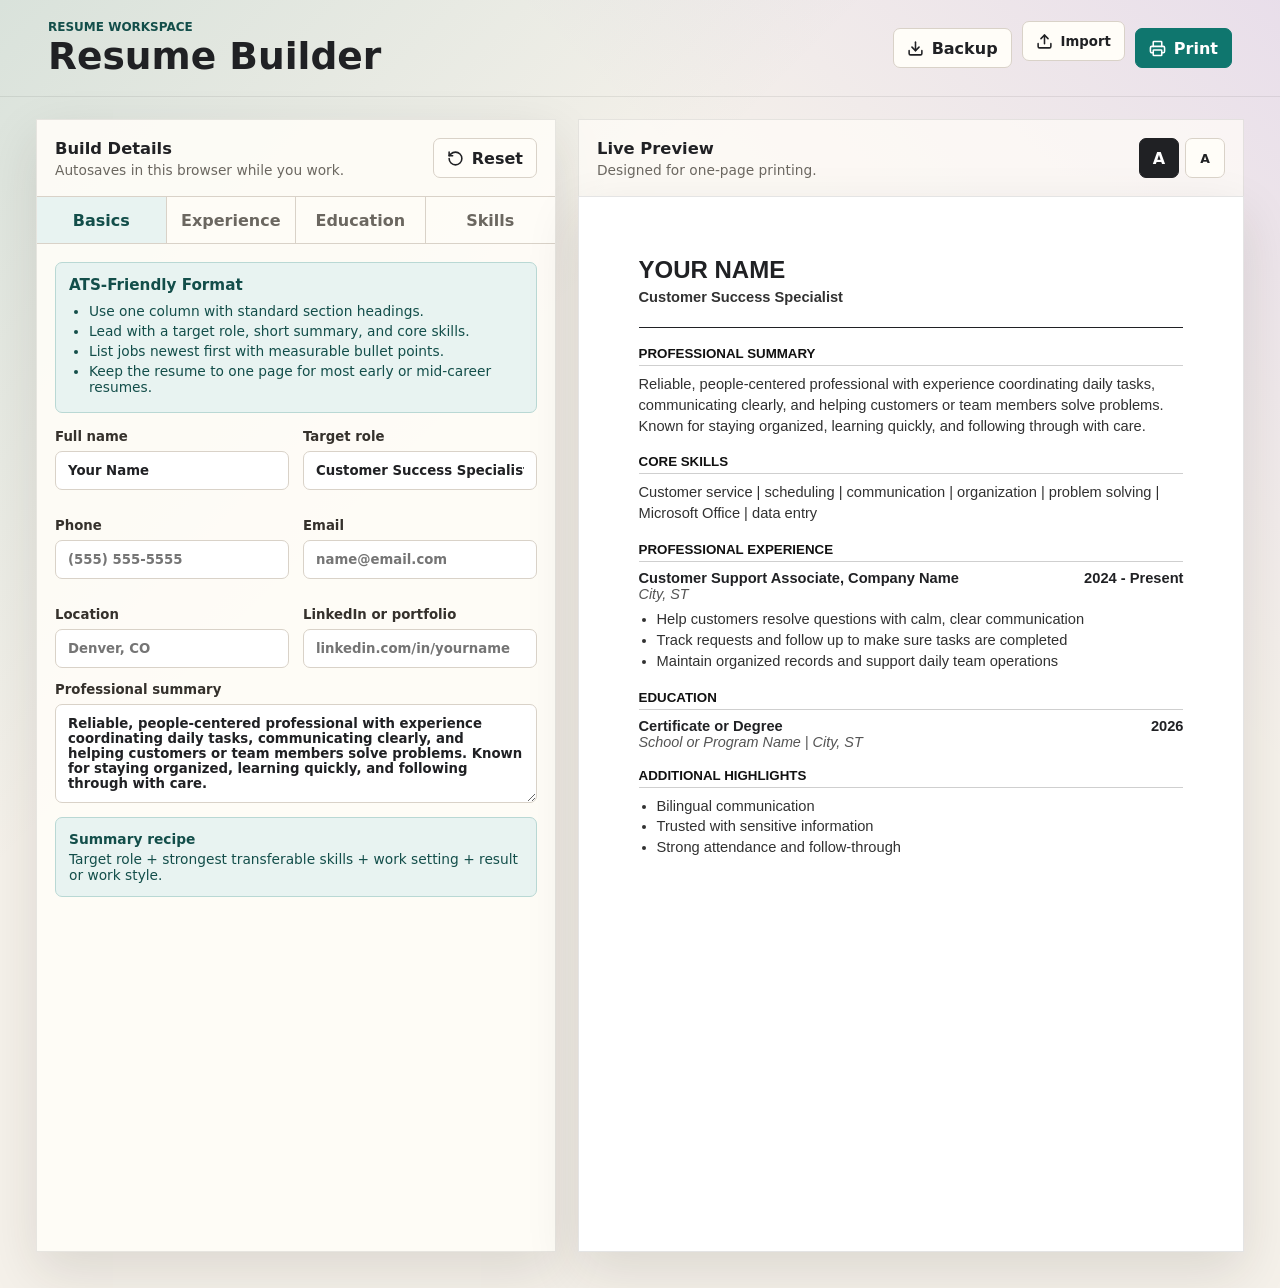
<file: index.html>
<!doctype html>
<html lang="en">
  <head>
    <meta charset="utf-8">
    <meta name="viewport" content="width=device-width, initial-scale=1">
    <meta http-equiv="refresh" content="0; url=resume-builder-app/">
    <title>Resume Builder</title>
  </head>
  <body>
    <p><a href="resume-builder-app/">Open Resume Builder</a></p>
  </body>
</html>
</file>
<file: resume-builder-app/styles.css>
:root {
  color-scheme: light;
  --bg: #f5f1ea;
  --surface: #fffdf8;
  --ink: #202124;
  --muted: #6b6760;
  --line: #d9d2c8;
  --accent: #0f766e;
  --accent-2: #7c3aed;
  --accent-dark: #134e4a;
  --soft: #e8f3f1;
  --warn: #a16207;
  --shadow: 0 20px 50px rgba(40, 35, 28, 0.12);
  font-family: Inter, ui-sans-serif, system-ui, -apple-system, BlinkMacSystemFont, "Segoe UI", sans-serif;
}

* {
  box-sizing: border-box;
}

body {
  margin: 0;
  min-height: 100vh;
  background:
    linear-gradient(135deg, rgba(15, 118, 110, 0.12), transparent 34%),
    linear-gradient(225deg, rgba(124, 58, 237, 0.1), transparent 30%),
    var(--bg);
  color: var(--ink);
}

button,
input,
textarea {
  font: inherit;
}

button {
  cursor: pointer;
}

.app-header {
  min-height: 92px;
  display: flex;
  align-items: center;
  justify-content: space-between;
  gap: 24px;
  padding: 20px clamp(18px, 4vw, 48px);
  border-bottom: 1px solid rgba(32, 33, 36, 0.09);
}

.eyebrow {
  margin: 0 0 3px;
  color: var(--accent-dark);
  font-size: 0.75rem;
  font-weight: 800;
  letter-spacing: 0;
  text-transform: uppercase;
}

h1,
h2,
h3,
p {
  margin-top: 0;
}

h1 {
  margin-bottom: 0;
  font-size: clamp(1.6rem, 3vw, 2.35rem);
  line-height: 1.05;
}

h2 {
  margin-bottom: 4px;
  font-size: 1.02rem;
}

h3 {
  margin-bottom: 4px;
  font-size: 0.95rem;
}

.app-shell {
  display: grid;
  grid-template-columns: minmax(360px, 520px) minmax(460px, 1fr);
  gap: 22px;
  padding: 22px clamp(14px, 3vw, 36px) 36px;
}

.editor-panel,
.preview-panel {
  min-width: 0;
}

.editor-panel {
  background: rgba(255, 253, 248, 0.9);
  border: 1px solid rgba(32, 33, 36, 0.1);
  box-shadow: var(--shadow);
}

.panel-toolbar,
.preview-toolbar {
  display: flex;
  align-items: center;
  justify-content: space-between;
  gap: 16px;
  padding: 18px;
  border-bottom: 1px solid var(--line);
}

.panel-toolbar p,
.preview-toolbar p,
.section-heading p {
  margin-bottom: 0;
  color: var(--muted);
  font-size: 0.86rem;
}

.header-actions,
.section-heading,
.item-actions {
  display: flex;
  align-items: center;
  gap: 10px;
}

.header-actions {
  flex-wrap: wrap;
  justify-content: flex-end;
}

.icon-button,
.ghost-button,
.small-button,
.density {
  min-height: 40px;
  border: 1px solid var(--line);
  background: var(--surface);
  color: var(--ink);
  display: inline-flex;
  align-items: center;
  justify-content: center;
  gap: 8px;
  padding: 0 13px;
  border-radius: 7px;
  font-weight: 750;
}

.icon-button svg,
.ghost-button svg,
.small-button svg {
  width: 17px;
  height: 17px;
  stroke-width: 2.2;
}

.primary {
  background: var(--accent);
  border-color: var(--accent);
  color: white;
}

.file-button input {
  display: none;
}

.tabs {
  display: grid;
  grid-template-columns: repeat(4, 1fr);
  border-bottom: 1px solid var(--line);
}

.tab {
  min-height: 46px;
  border: 0;
  border-right: 1px solid var(--line);
  background: rgba(255, 253, 248, 0.66);
  color: var(--muted);
  font-weight: 800;
}

.tab:last-child {
  border-right: 0;
}

.tab.active {
  background: var(--soft);
  color: var(--accent-dark);
}

form {
  padding: 18px;
}

.form-section {
  display: none;
}

.form-section.active {
  display: block;
}

.field-grid {
  display: grid;
  gap: 14px;
}

.field-grid.two {
  grid-template-columns: repeat(2, minmax(0, 1fr));
}

label {
  display: grid;
  gap: 7px;
  margin-bottom: 14px;
  color: #35312c;
  font-size: 0.83rem;
  font-weight: 800;
}

input,
textarea {
  width: 100%;
  border: 1px solid var(--line);
  border-radius: 7px;
  background: #fff;
  color: var(--ink);
  padding: 11px 12px;
  outline: 0;
}

textarea {
  resize: vertical;
  min-height: 92px;
}

input:focus,
textarea:focus,
button:focus-visible {
  border-color: var(--accent);
  box-shadow: 0 0 0 3px rgba(15, 118, 110, 0.18);
}

.coach-strip,
.keyword-box,
.format-guide,
.format-score {
  border: 1px solid #b9d8d4;
  background: var(--soft);
  padding: 13px;
  border-radius: 7px;
  color: var(--accent-dark);
  font-size: 0.86rem;
}

.coach-strip {
  display: grid;
  gap: 4px;
}

.spacing-top {
  margin-top: 14px;
}

.format-guide {
  margin-bottom: 16px;
}

.format-guide ul {
  margin: 9px 0 0;
  padding-left: 20px;
}

.format-guide li {
  margin: 4px 0;
}

.section-heading {
  justify-content: space-between;
  margin-bottom: 14px;
}

.dynamic-list {
  display: grid;
  gap: 14px;
}

.entry-card {
  border: 1px solid var(--line);
  background: #fff;
  border-radius: 8px;
  padding: 14px;
}

.entry-card .card-header {
  display: flex;
  align-items: center;
  justify-content: space-between;
  gap: 12px;
  margin-bottom: 12px;
}

.entry-card .card-title {
  margin: 0;
  font-size: 0.9rem;
  font-weight: 850;
}

.remove-button {
  width: 36px;
  height: 36px;
  border: 1px solid #e3c6c6;
  border-radius: 7px;
  background: #fff5f5;
  color: #991b1b;
  display: inline-flex;
  align-items: center;
  justify-content: center;
}

.remove-button svg {
  width: 16px;
}

.format-results,
.keyword-results {
  display: flex;
  flex-wrap: wrap;
  gap: 8px;
  margin-top: 12px;
}

.keyword-chip,
.format-chip {
  border: 1px solid var(--line);
  background: #fff;
  border-radius: 999px;
  padding: 6px 9px;
  font-size: 0.8rem;
  color: var(--muted);
}

.keyword-chip.present,
.format-chip.good {
  border-color: #99c9c3;
  color: var(--accent-dark);
  background: #f5fffd;
}

.keyword-chip.missing,
.format-chip.warn {
  border-color: #e7c987;
  color: var(--warn);
  background: #fff9eb;
}

.preview-panel {
  position: sticky;
  top: 16px;
  align-self: start;
}

.preview-toolbar {
  background: rgba(255, 253, 248, 0.72);
  border: 1px solid rgba(32, 33, 36, 0.1);
  border-bottom: 0;
}

.density-control {
  display: flex;
  gap: 6px;
}

.density {
  width: 40px;
  padding: 0;
}

.density[data-density="compact"] {
  font-size: 0.78rem;
}

.density.active {
  background: var(--ink);
  border-color: var(--ink);
  color: white;
}

.resume-page {
  max-width: 8.5in;
  min-height: 11in;
  margin: 0 auto;
  padding: 0.62in;
  background: white;
  border: 1px solid rgba(32, 33, 36, 0.12);
  box-shadow: var(--shadow);
  font-family: Arial, Calibri, sans-serif;
  font-size: 11pt;
}

.resume-page.compact {
  padding: 0.46in;
  font-size: 0.91rem;
}

.resume-head {
  padding-bottom: 10px;
  border-bottom: 1.5px solid var(--ink);
}

.resume-name {
  margin: 0;
  font-size: 18pt;
  line-height: 1.05;
  text-transform: uppercase;
}

.resume-role {
  margin: 5px 0 9px;
  color: var(--accent-dark);
  font-weight: 850;
}

.contact-line,
.resume-page p,
.resume-page li {
  color: #313131;
  line-height: 1.42;
}

.contact-line {
  display: flex;
  flex-wrap: wrap;
  gap: 6px 11px;
  font-size: 10pt;
}

.resume-section {
  margin-top: 18px;
}

.resume-section h3 {
  margin: 0 0 8px;
  padding-bottom: 4px;
  border-bottom: 1px solid #cfcfcf;
  color: #111;
  font-size: 10pt;
  letter-spacing: 0;
  text-transform: uppercase;
}

.resume-item {
  margin-bottom: 13px;
}

.resume-line {
  display: flex;
  justify-content: space-between;
  gap: 16px;
  font-weight: 850;
}

.resume-subline {
  color: #545454;
  font-size: 0.9rem;
  font-style: italic;
}

.resume-page ul {
  margin: 7px 0 0;
  padding-left: 18px;
}

.skills-line {
  margin: 0;
}

.empty-note {
  color: #777;
  font-style: italic;
}

@media (max-width: 980px) {
  .app-shell {
    grid-template-columns: 1fr;
  }

  .preview-panel {
    position: static;
  }
}

@media (max-width: 640px) {
  .app-header,
  .panel-toolbar,
  .preview-toolbar,
  .section-heading,
  .entry-card .card-header {
    align-items: stretch;
    flex-direction: column;
  }

  .header-actions {
    justify-content: stretch;
  }

  .icon-button,
  .ghost-button,
  .small-button {
    width: 100%;
  }

  .tabs {
    grid-template-columns: repeat(2, 1fr);
  }

  .field-grid.two {
    grid-template-columns: 1fr;
  }

  .resume-page {
    min-height: auto;
    padding: 22px;
  }

  .resume-name {
    font-size: 1.55rem;
  }

  .resume-line {
    display: block;
  }
}

@media print {
  body {
    background: white;
  }

  .app-header,
  .editor-panel,
  .preview-toolbar {
    display: none;
  }

  .app-shell {
    display: block;
    padding: 0;
  }

  .preview-panel {
    position: static;
  }

  .resume-page {
    width: 8.5in;
    min-height: 11in;
    border: 0;
    box-shadow: none;
    margin: 0;
  }
}
</file>
